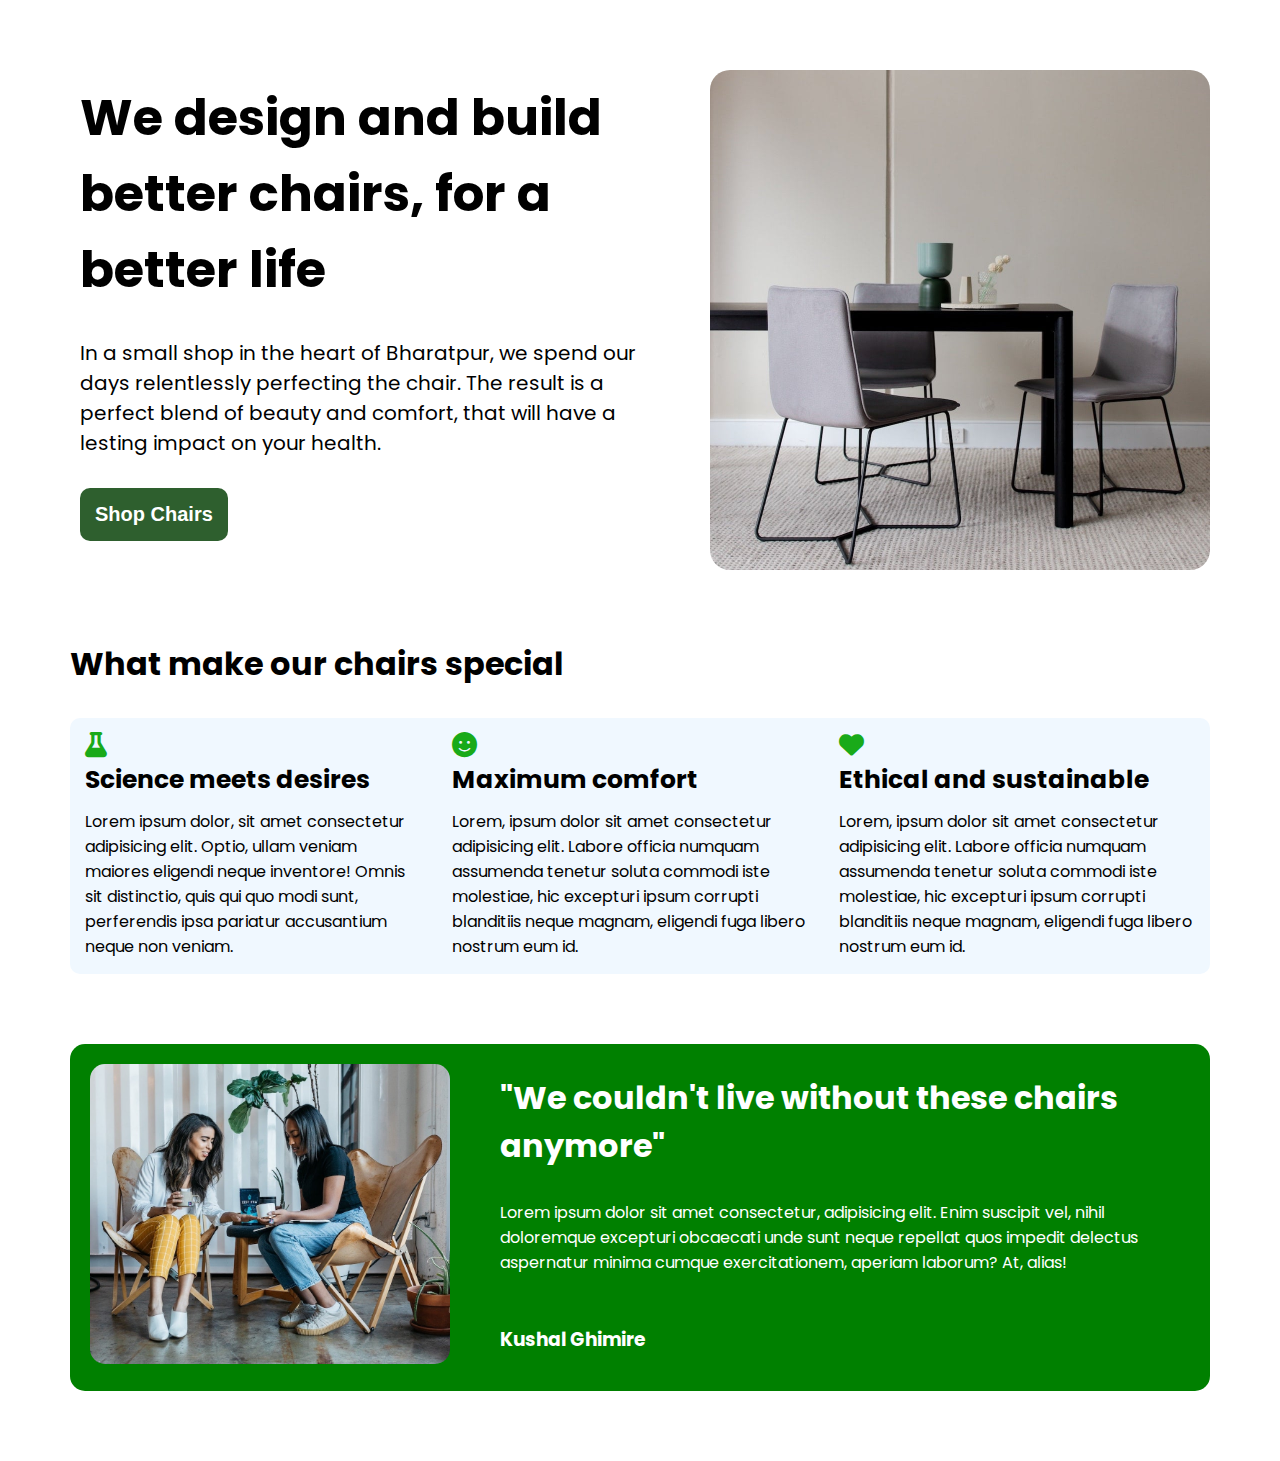
<file: first.html>
<!DOCTYPE html>
<html lang="en">
<head>
    <meta charset="UTF-8">
    <meta name="viewport" content="width=device-width, initial-scale=1.0">
    <title>Chair Shop</title>
    <link rel="stylesheet" href="https://cdnjs.cloudflare.com/ajax/libs/font-awesome/6.7.2/css/all.min.css" integrity="sha512-Evv84Mr4kqVGRNSgIGL/F/aIDqQb7xQ2vcrdIwxfjThSH8CSR7PBEakCr51Ck+w+/U6swU2Im1vVX0SVk9ABhg==" crossorigin="anonymous" referrerpolicy="no-referrer" />
    <link rel="stylesheet" href="style.css">
    <!-- font awesome cdn -->
</head>
<body>
     <div class="container">
        <div class="header-section">
            <div class="text-section">
                <h1>We design and build better chairs, for a better life</h1>
                <p>In a small shop in the heart of Bharatpur, we spend our days relentlessly perfecting the chair. The result is a perfect blend of beauty and comfort, that will have a lesting impact on your health.</p>
                <button>Shop Chairs</button>
            </div>
            <img src="hero.jpg" alt="Hero image">
        </div>
        <div class="main-section">
            <h1>What make our chairs special</h1>
            <div class="objective-section">
                <div>
                <i class="fa-solid fa-flask"></i>
                <p>Science meets desires</p>
                Lorem ipsum dolor, sit amet consectetur adipisicing elit. Optio, ullam veniam maiores eligendi neque inventore! Omnis sit distinctio, quis qui quo modi sunt, perferendis ipsa pariatur accusantium neque non veniam.
                </div>
                <div>
                    <i class="fa-solid fa-face-smile"></i>
                    <p>Maximum comfort</p>
                    Lorem, ipsum dolor sit amet consectetur adipisicing elit. Labore officia numquam assumenda tenetur soluta commodi iste molestiae, hic excepturi ipsum corrupti blanditiis neque magnam, eligendi fuga libero nostrum eum id.
                </div>
                <div>
                    <i class="fa-solid fa-heart"></i>
                    <p>Ethical and sustainable</p>
                    Lorem, ipsum dolor sit amet consectetur adipisicing elit. Labore officia numquam assumenda tenetur soluta commodi iste molestiae, hic excepturi ipsum corrupti blanditiis neque magnam, eligendi fuga libero nostrum eum id.
                </div>

            </div>
        </div>
        <div class="sub-section">
            <div>
                <img src="customer.jpg" alt="customer image">
            </div>
            <div>
                <h1>"We couldn't live without these chairs anymore"</h1>
                <p>Lorem ipsum dolor sit amet consectetur, adipisicing elit. Enim suscipit vel, nihil doloremque excepturi obcaecati unde sunt neque repellat quos impedit delectus aspernatur minima cumque exercitationem, aperiam laborum? At, alias!</p>
                <h3>Kushal Ghimire</h3>
            </div>
        </div>
     </div>
</body>
</html>
</file>
<file: style.css>
@import url('https://fonts.googleapis.com/css2?family=Poppins:ital,wght@0,100;0,200;0,300;0,400;0,500;0,600;0,700;0,800;0,900;1,100;1,200;1,300;1,400;1,500;1,600;1,700;1,800;1,900&display=swap');
/* google font */
*{
    margin: 0px;
    padding:0px;
    box-sizing: border-box;
}
body{
    font-family: poppins;
}
.header-section{
    margin: 70px;
    display: flex;
}
.text-section{
    margin-right: 50px; 
    padding: 10px;
}
.header-section img{
    width:500px;
    height: auto;
    border-radius: 20px;
}
.text-section button{
    font-size: 20px;
    padding: 15px;
    font-weight: bold;
    color: white;
    background-color:rgba(5, 63, 5, 0.836);
    border-radius: 10px;
    border: none;
    cursor: pointer;
}
.text-section button:hover{
    background-color: #39b012;
}
.header-section h1{
    font-size: 50px;
    margin-bottom: 30px;
}
.text-section p{
    font-size: 20px;
    margin-bottom: 30px;
}
.objective-section{
    background-color:aliceblue;
    display: flex;
    margin-top:30px ;
    border-radius: 10px;
}
.objective-section p{
    font-size: 25px;
    font-weight: bold;
    margin-bottom:10px;
}
.objective-section div{
    padding: 15px;
}
.main-section{
    margin: 70px;
}
.objective-section i{
    font-size:25px;
    color:rgb(25, 170, 25);
}
.sub-section{
    display: flex;
    margin: 70px;
    background-color: green;
    border-radius: 15px;
}
.sub-section img{
    width: 300x;
    height: 300px;
    margin: 20px;
    border-radius: 15px;
}
.sub-section h1{
    color: white;
    margin: 30px;
}
.sub-section p{
    color: white;
    margin: 30px;
}
.sub-section h3{
    color: white;
    margin: 30px;
    margin-top: 50px;
}
</file>
